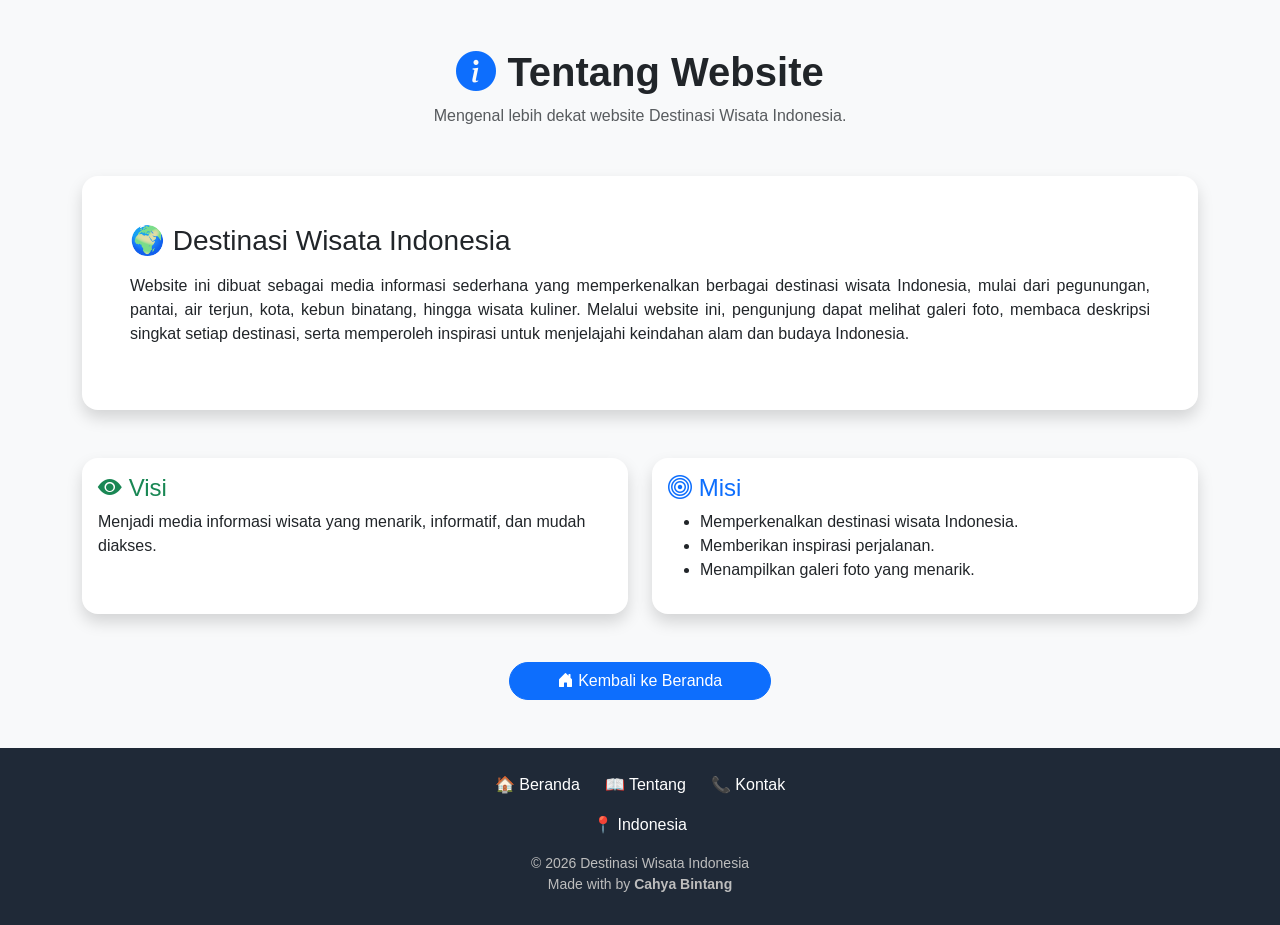
<file: about.html>
<!DOCTYPE html>
<html lang="id">

<head>
    <meta charset="UTF-8">
    <meta name="viewport" content="width=device-width, initial-scale=1.0">
    <title>Tentang Kami</title>

    <link href="https://cdn.jsdelivr.net/npm/bootstrap@5.3.3/dist/css/bootstrap.min.css" rel="stylesheet">

    <link rel="stylesheet" href="style.css">

    <link rel="stylesheet"
        href="https://cdn.jsdelivr.net/npm/bootstrap-icons@1.11.3/font/bootstrap-icons.min.css">

</head>

<body>

<div class="container py-5">

    <div class="text-center mb-5">

        <h1 class="fw-bold">
            <i class="bi bi-info-circle-fill text-primary"></i>
            Tentang Website
        </h1>

        <p class="text-muted">
            Mengenal lebih dekat website Destinasi Wisata Indonesia.
        </p>

    </div>

    <div class="card shadow border-0 rounded-4">

        <div class="card-body p-5">

            <h3 class="mb-3">
                🌍 Destinasi Wisata Indonesia
            </h3>

            <p style="text-align: justify;">

                Website ini dibuat sebagai media informasi sederhana yang
                memperkenalkan berbagai destinasi wisata Indonesia, mulai dari
                pegunungan, pantai, air terjun, kota, kebun binatang,
                hingga wisata kuliner.

                Melalui website ini, pengunjung dapat melihat galeri foto,
                membaca deskripsi singkat setiap destinasi, serta memperoleh
                inspirasi untuk menjelajahi keindahan alam dan budaya Indonesia.

            </p>

        </div>

    </div>

    <div class="row mt-5">

        <div class="col-md-6">

            <div class="card shadow h-100 border-0 rounded-4">

                <div class="card-body">

                    <h4 class="text-success">
                        <i class="bi bi-eye-fill"></i>
                        Visi
                    </h4>

                    <p>

                        Menjadi media informasi wisata yang menarik,
                        informatif, dan mudah diakses.

                    </p>

                </div>

            </div>

        </div>

        <div class="col-md-6">

            <div class="card shadow h-100 border-0 rounded-4">

                <div class="card-body">

                    <h4 class="text-primary">
                        <i class="bi bi-bullseye"></i>
                        Misi
                    </h4>

                    <ul>

                        <li>Memperkenalkan destinasi wisata Indonesia.</li>

                        <li>Memberikan inspirasi perjalanan.</li>

                        <li>Menampilkan galeri foto yang menarik.</li>

                    </ul>

                </div>

            </div>

        </div>

    </div>

    <div class="text-center mt-5">

        <a href="beranda.html"
            class="btn btn-primary rounded-pill px-5">

            <i class="bi bi-house-door-fill"></i>

            Kembali ke Beranda

        </a>

    </div>

</div>

<footer class="footer">
    <div class="container">
        <div class="footer-menu">
            <a href="beranda.html">🏠 Beranda</a>
            <a href="about.html">📖 Tentang</a>
            <a href="contact.html">📞 Kontak</a>
        </div>

        <p class="mt-3">
            📍 Indonesia
        </p>

        <p class="copyright mt-3">
            © 2026 Destinasi Wisata Indonesia <br>
            Made with by <strong>Cahya Bintang</strong>
        </p>
    </div>
</footer>

</body>

</html>
</file>
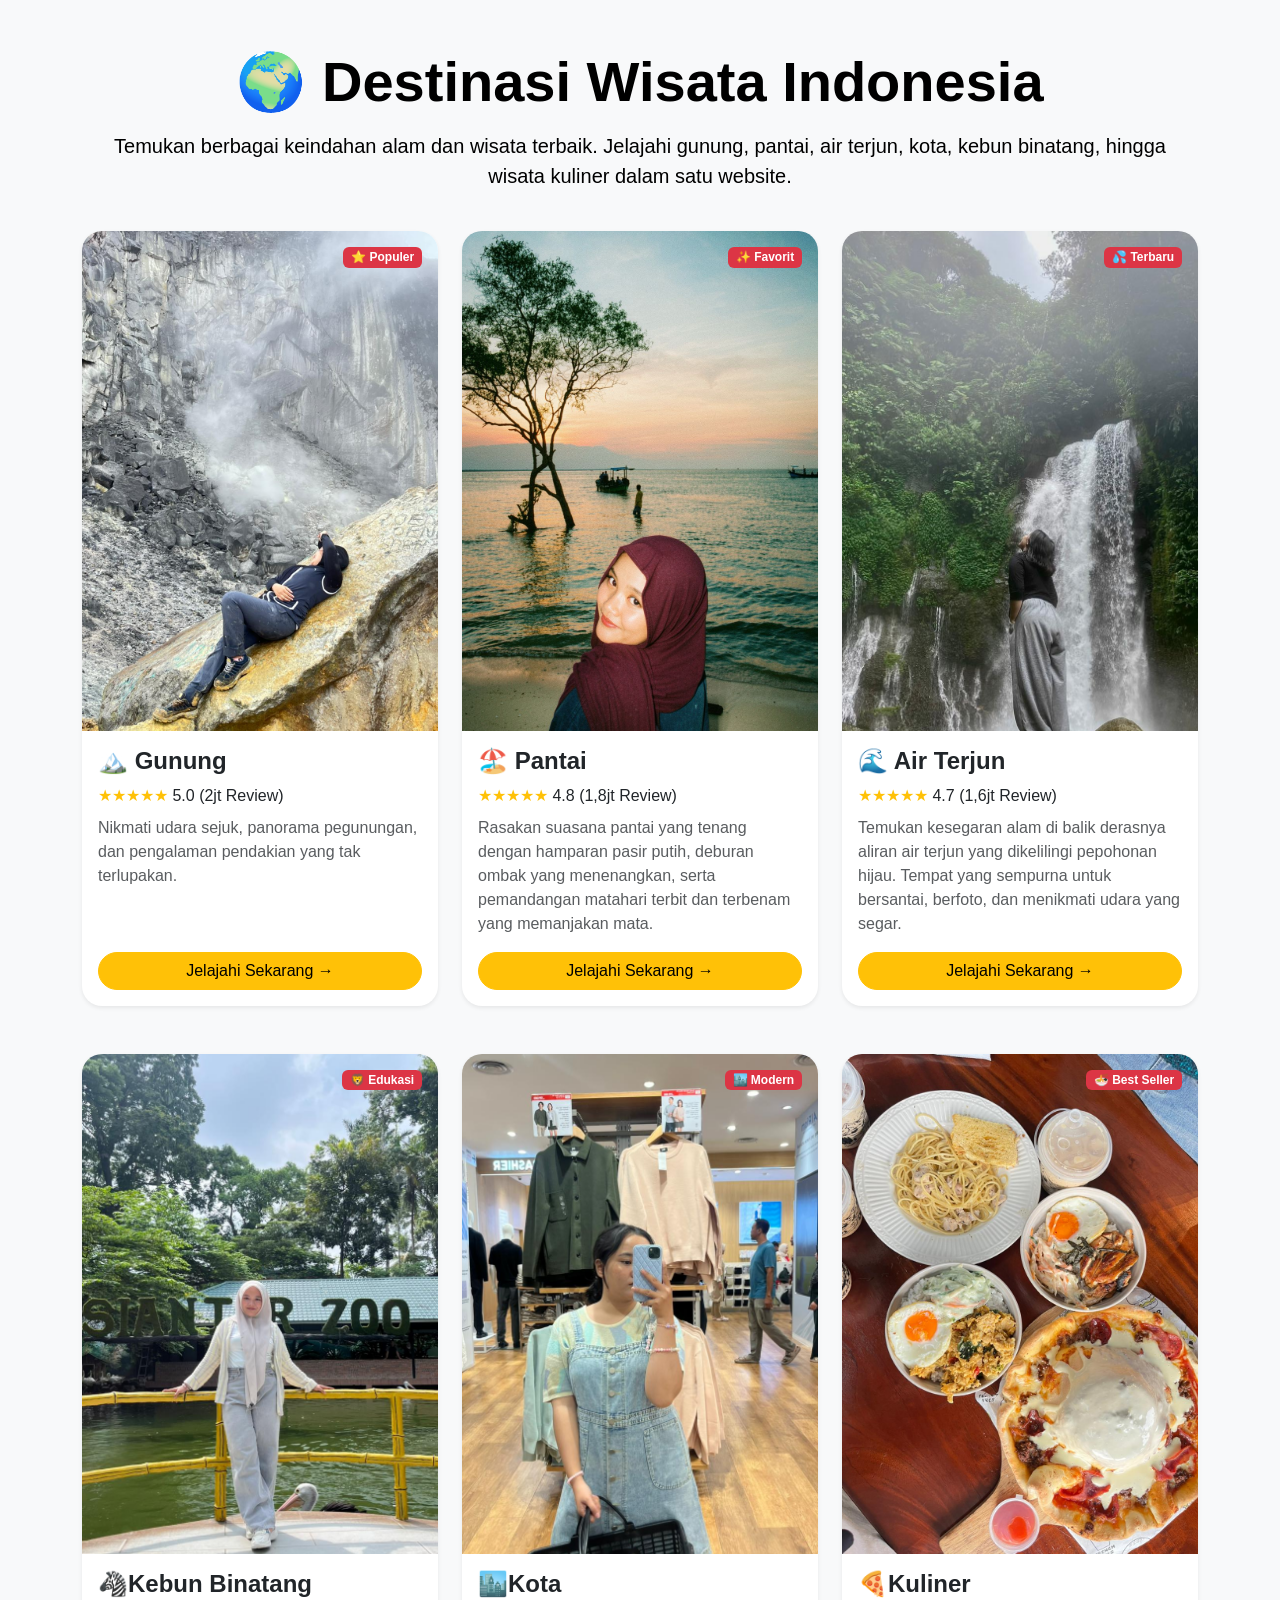
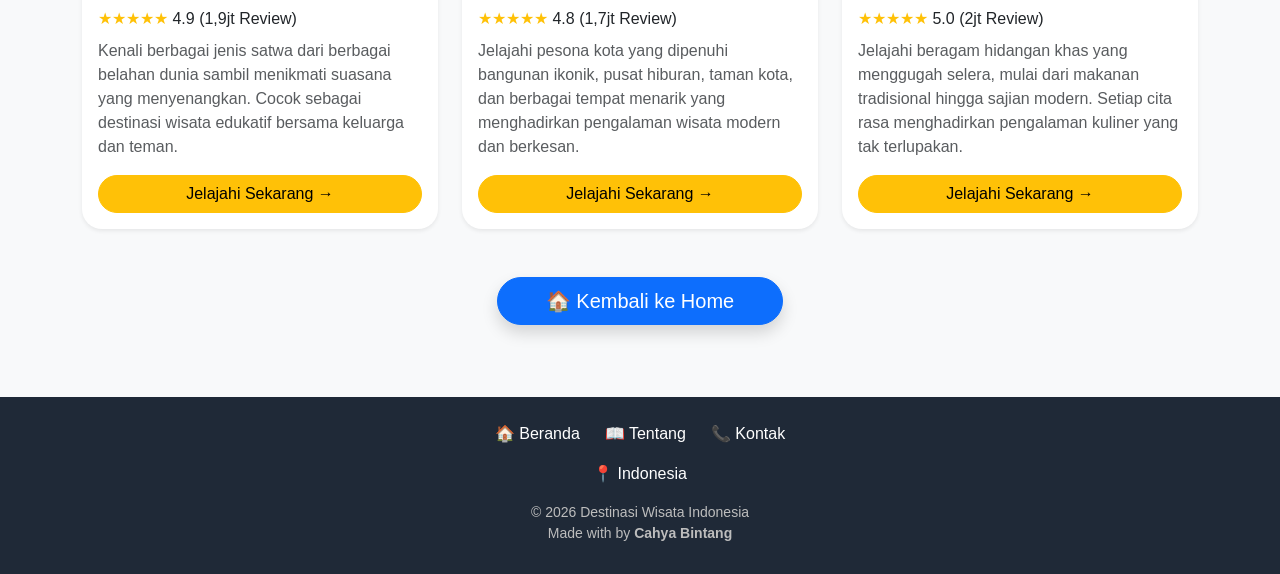
<file: beranda.html>
<!DOCTYPE html>
<html lang="id">
<head>
    <meta charset="UTF-8">
    <meta name="viewport" content="width=device-width, initial-scale=1.0">
    <title>Beranda</title>

    <link href="https://cdn.jsdelivr.net/npm/bootstrap@5.3.3/dist/css/bootstrap.min.css" rel="stylesheet">
    <link rel="stylesheet" href="style.css">
</head>
<body>

<main class="container py-5">
    <div class="row g-4">
        <section class="hero-section text-center text-black">

    <div class="container">

        <h1 class="display-4 fw-bold">
            🌍 Destinasi Wisata Indonesia
        </h1>

        <p class="lead mt-3">
            Temukan berbagai keindahan alam dan wisata terbaik.
            Jelajahi gunung, pantai, air terjun, kota,
            kebun binatang, hingga wisata kuliner
            dalam satu website.
        </p>
    </div>
</section>

    <div class="col-lg-4 col-md-6 mb-4">
    <div class="card wisata-card h-100 shadow-sm">
        <div class="position-relative">
            <img src="CardGunung.jpeg"
                 class="card-img-top"
                 alt="Gunung">

            <span class="badge bg-danger position-absolute top-0 end-0 m-3">
                ⭐ Populer
            </span>

        </div>

        <div class="card-body d-flex flex-column">
            <h4 class="fw-bold">
                🏔️ Gunung
            </h4>

            <p class="text-warning mb-2">
                ★★★★★
                <span class="text-dark">
                    5.0 (2jt Review)
                </span>
            </p>

            <p class="text-muted">
                Nikmati udara sejuk,
                panorama pegunungan,
                dan pengalaman pendakian
                yang tak terlupakan.
            </p>

            <a href="gunung.html"
               class="btn btn-warning rounded-pill mt-auto">
                Jelajahi Sekarang →
            </a>
        </div>
    </div>
</div>

    <div class="col-lg-4 col-md-6 mb-4">
    <div class="card wisata-card h-100 shadow-sm">
        <div class="position-relative">
            <img src="CardPantai.jpeg"
                 class="card-img-top"
                 alt="Pantai">

            <span class="badge bg-danger position-absolute top-0 end-0 m-3">
                 ✨ Favorit
            </span>

        </div>

        <div class="card-body d-flex flex-column">
            <h4 class="fw-bold">
                🏖️ Pantai
            </h4>

            <p class="text-warning mb-2">
                ★★★★★
                <span class="text-dark">
                    4.8 (1,8jt Review)
                </span>
            </p>

            <p class="text-muted">
                Rasakan suasana pantai yang
                tenang dengan hamparan pasir
                putih, deburan ombak yang
                menenangkan, serta pemandangan
                matahari terbit dan terbenam yang memanjakan mata.
            </p>

            <a href="pantai.html"
               class="btn btn-warning rounded-pill mt-auto">
                Jelajahi Sekarang →
            </a>
        </div>
    </div>
</div>


    <div class="col-lg-4 col-md-6 mb-4">
    <div class="card wisata-card h-100 shadow-sm">
        <div class="position-relative">
            <img src="CardAirTerjun.jpeg"
                 class="card-img-top"
                 alt="AirTerjun">

            <span class="badge bg-danger position-absolute top-0 end-0 m-3">
                 💦 Terbaru
            </span>

        </div>

        <div class="card-body d-flex flex-column">
            <h4 class="fw-bold">
                🌊 Air Terjun
            </h4>

            <p class="text-warning mb-2">
                ★★★★★
                <span class="text-dark">
                    4.7 (1,6jt Review)
                </span>
            </p>

            <p class="text-muted">
                Temukan kesegaran alam di balik
                derasnya aliran air terjun yang
                dikelilingi pepohonan hijau. Tempat
                yang sempurna untuk bersantai, berfoto,
                dan menikmati udara yang segar.
            </p>

            <a href="airTerjun.html"
               class="btn btn-warning rounded-pill mt-auto">
                Jelajahi Sekarang →
            </a>
        </div>
    </div>
</div>

    <div class="col-lg-4 col-md-6 mb-4">
    <div class="card wisata-card h-100 shadow-sm">
        <div class="position-relative">
            <img src="CardZoo.jpeg"
                 class="card-img-top"
                 alt="KebunBinatang">

            <span class="badge bg-danger position-absolute top-0 end-0 m-3">
                 🦁 Edukasi
            </span>

        </div>

        <div class="card-body d-flex flex-column">
            <h4 class="fw-bold">
                🦓Kebun Binatang
            </h4>

            <p class="text-warning mb-2">
                ★★★★★
                <span class="text-dark">
                    4.9 (1,9jt Review)
                </span>
            </p>

            <p class="text-muted">
                Kenali berbagai jenis satwa dari
                berbagai belahan dunia sambil menikmati
                suasana yang menyenangkan. Cocok sebagai
                destinasi wisata edukatif bersama keluarga dan teman.
            </p>

            <a href="zoo.html"
               class="btn btn-warning rounded-pill mt-auto">
                Jelajahi Sekarang →
            </a>
        </div>
    </div>
</div>

    <div class="col-lg-4 col-md-6 mb-4">
    <div class="card wisata-card h-100 shadow-sm">
        <div class="position-relative">
            <img src="CardKota.jpeg"
                 class="card-img-top"
                 alt="Kota">

            <span class="badge bg-danger position-absolute top-0 end-0 m-3">
                 🏙️ Modern
            </span>

        </div>

        <div class="card-body d-flex flex-column">
            <h4 class="fw-bold">
                🏙️Kota
            </h4>

            <p class="text-warning mb-2">
                ★★★★★
                <span class="text-dark">
                    4.8 (1,7jt Review)
                </span>
            </p>

            <p class="text-muted">
                Jelajahi pesona kota yang dipenuhi
                bangunan ikonik, pusat hiburan, taman
                kota, dan berbagai tempat menarik yang
                menghadirkan pengalaman wisata modern dan berkesan.
            </p>

            <a href="kota.html"
               class="btn btn-warning rounded-pill mt-auto">
                Jelajahi Sekarang →
            </a>
        </div>
    </div>
</div>

    <div class="col-lg-4 col-md-6 mb-4">
    <div class="card wisata-card h-100 shadow-sm">
        <div class="position-relative">
            <img src="CardKuliner.jpeg"
                 class="card-img-top"
                 alt="Kuliner">

            <span class="badge bg-danger position-absolute top-0 end-0 m-3">
                 🍜 Best Seller
            </span>

        </div>

        <div class="card-body d-flex flex-column">
            <h4 class="fw-bold">
                🍕Kuliner
            </h4>

            <p class="text-warning mb-2">
                ★★★★★
                <span class="text-dark">
                    5.0 (2jt Review)
                </span>
            </p>

            <p class="text-muted">
                Jelajahi beragam hidangan khas yang menggugah
                selera, mulai dari makanan tradisional hingga
                sajian modern. Setiap cita rasa menghadirkan
                pengalaman kuliner yang tak terlupakan.
            </p>

            <a href="kuliner.html"
               class="btn btn-warning rounded-pill mt-auto">
                Jelajahi Sekarang →
            </a>
        </div>
    </div>
</div>
</div>

    <div class="d-flex justify-content-center mt-4 mb-4">
    <a href="index.html" class="btn btn-primary btn-lg rounded-pill px-5 shadow">
       🏠 Kembali ke Home
    </a>
</div>

</main>

<footer class="footer">
    <div class="container">
        <div class="footer-menu">
            <a href="beranda.html">🏠 Beranda</a>
            <a href="about.html">📖 Tentang</a>
            <a href="contact.html">📞 Kontak</a>
        </div>

        <p class="mt-3">
            📍 Indonesia
        </p>

        <p class="copyright mt-3">
            © 2026 Destinasi Wisata Indonesia <br>
            Made with by <strong>Cahya Bintang</strong>
        </p>
    </div>
</footer>

<script src="https://cdn.jsdelivr.net/npm/bootstrap@5.3.3/dist/js/bootstrap.bundle.min.js"></script>

</body>
</html>
</file>
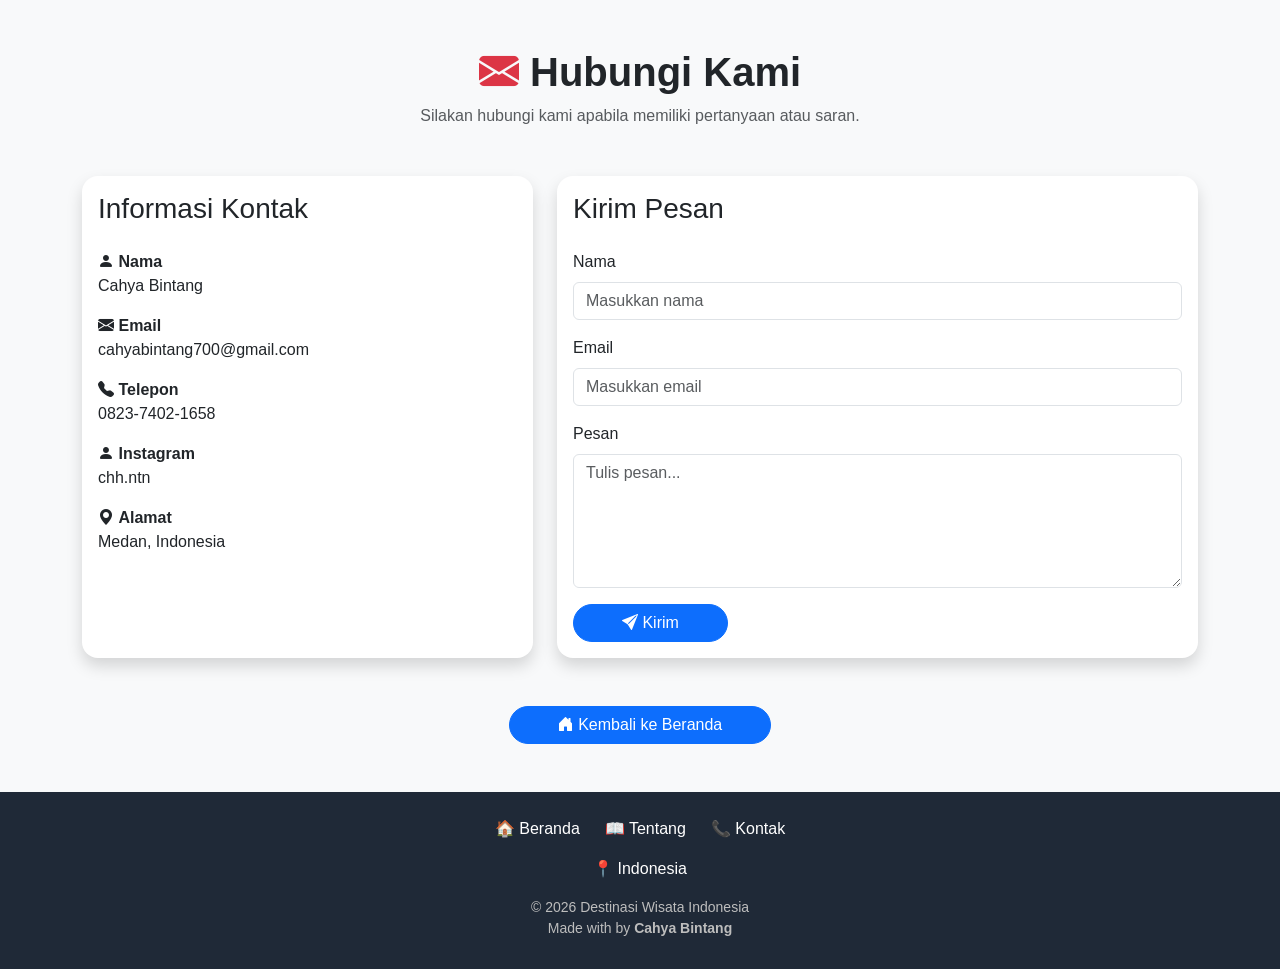
<file: contact.html>
<!DOCTYPE html>
<html lang="id">
<head>
<meta charset="UTF-8">
<meta name="viewport" content="width=device-width, initial-scale=1.0">
<title>Kontak</title>
<link href="https://cdn.jsdelivr.net/npm/bootstrap@5.3.3/dist/css/bootstrap.min.css" rel="stylesheet">
<link rel="stylesheet" href="style.css">
<link rel="stylesheet"
href="https://cdn.jsdelivr.net/npm/bootstrap-icons@1.11.3/font/bootstrap-icons.min.css">
</head>

<body>
<div class="container py-5">
<div class="text-center mb-5">
<h1 class="fw-bold">
<i class="bi bi-envelope-fill text-danger"></i>
Hubungi Kami
</h1>

<p class="text-muted">
Silakan hubungi kami apabila memiliki pertanyaan atau saran.
</p>
</div>

<div class="row">
<div class="col-lg-5">
<div class="card shadow border-0 rounded-4 h-100">
<div class="card-body">
<h3 class="mb-4">
Informasi Kontak
</h3>

<p>
<i class="bi bi-person-fill"></i>
<strong>Nama</strong>
<br>
Cahya Bintang
</p>

<p>
<i class="bi bi-envelope-fill"></i>
<strong>Email</strong>
<br>
cahyabintang700@gmail.com
</p>

<p>
<i class="bi bi-telephone-fill"></i>
<strong>Telepon</strong>
<br>
0823-7402-1658
</p>

<p>
<i class="bi bi-person-fill"></i>
<strong>Instagram</strong>
<br>
chh.ntn
</p>

<p>
<i class="bi bi-geo-alt-fill"></i>
<strong>Alamat</strong>
<br>
Medan, Indonesia
</p>
</div>
</div>
</div>

<div class="col-lg-7">
<div class="card shadow border-0 rounded-4">
<div class="card-body">
<h3 class="mb-4">
Kirim Pesan
</h3>

<form>
<div class="mb-3">
<label class="form-label">
Nama
</label>

<input type="text"
class="form-control"
placeholder="Masukkan nama">
</div>

<div class="mb-3">
<label class="form-label">
Email
</label>

<input type="email"
class="form-control"
placeholder="Masukkan email">
</div>

<div class="mb-3">
<label class="form-label">
Pesan
</label>

<textarea
class="form-control"
rows="5"
placeholder="Tulis pesan..."></textarea>
</div>

<button
class="btn btn-primary rounded-pill px-5">
<i class="bi bi-send-fill"></i>
Kirim
</button>
</form>
</div>
</div>
</div>
</div>

<div class="text-center mt-5">
<a href="beranda.html"
class="btn btn-primary rounded-pill px-5">
<i class="bi bi-house-door-fill"></i>
Kembali ke Beranda
</a>
</div>
</div>

<footer class="footer">
    <div class="container">
        <div class="footer-menu">
            <a href="beranda.html">🏠 Beranda</a>
            <a href="about.html">📖 Tentang</a>
            <a href="contact.html">📞 Kontak</a>
        </div>

        <p class="mt-3">
            📍 Indonesia
        </p>

        <p class="copyright mt-3">
            © 2026 Destinasi Wisata Indonesia <br>
            Made with by <strong>Cahya Bintang</strong>
        </p>
    </div>
</footer>
</body>
</html>
</file>
<file: style.css>
body{
    background-color: #f8f9fa;
    font-family: Arial, sans-serif;
}

.hero{
    text-align: center;
    padding: 50px 0;
}

.hero-image{
border-radius:25px;
transition:.4s;
}

.hero-image:hover{
transform:scale(1.02);
}

.hero h1{
    font-size: 4rem;
    font-weight: bold;
    margin-top: 20px;
    color: #212529;
}

.hero p{
    font-size: 1.2rem;
}

.card{
    border: none;
    overflow: hidden;
    transition: 0.3s;
}

.card:hover{
    transform: translateY(-8px);
}

.card-img-top{
    width: 100%;
    height: 500px;
    object-fit: cover;
}

.wisata-card .btn{
    transition:.3s;
}

.wisata-card .btn:hover{
    letter-spacing:1px;
}

.wisata-card{
    border:none;
    border-radius:20px;
    overflow:hidden;
    transition:.4s;
}

.wisata-card:hover{
    transform:translateY(-10px);
    box-shadow:0 20px 40px rgba(0,0,0,.2);
}

.modal-body img{
    width: 100%;
    height: 250px;
    object-fit: cover;
    transition: 0.3s;
}

.modal-body img:hover{
    transform: scale(1.05);
}

.gallery{
    background-color: white;
}

.gallery-img{
    width: 100%;
    height: 250px;
    object-fit: cover;
    border-radius: 12px;
    transition: 0.3s;
}

.gallery-img:hover{
    transform: scale(1.05);
}

html, body{
    min-height: 100%;
    margin: 0;
}

body{
    display: flex;
    flex-direction: column;
}

.gallery{
    display: grid;
    grid-template-columns: repeat(3, 1fr);
    gap: 20px;
}

.gallery img{
    width: 100%;
    height: 400px;
    object-fit: cover;
    border-radius: 15px;
    box-shadow: 0 8px 20px rgba(0,0,0,.2);
    transition: .3s;
}

.gallery img:hover{
    transform: translateY(-8px);
}

.footer{
    background: #1f2937;
    color: white;
    text-align: center;
    padding: 25px 20px;  
}

.footer h3{
    font-weight: bold;
    margin-bottom: 20px;
    font-size: 30px;
}

.footer-desc{
    max-width: 650px;
    margin: auto;
    color: #d1d5db;
    line-height: 1.5;
    margin-bottom: 10px;
}

.footer hr{
    border-color: rgba(255,255,255,.15);
    margin: 15px auto; 
}

.footer-menu{
    display: flex;
    justify-content: center;
    gap: 25px;
    flex-wrap: wrap;
}

.footer-menu a{
    color: white;
    text-decoration: none;
    font-weight: 500;
    transition: .3s;
}

.footer-menu a:hover{
    color: #ffc107;
    transform: translateY(-2px);
}

.footer p{
    margin-bottom: 5px;
    line-height: 1.5;
}

.copyright{
    font-size: 14px;
    color: #bdbdbd;
}

.footer-menu a:hover{
transform:translateY(-3px);
}
</file>
